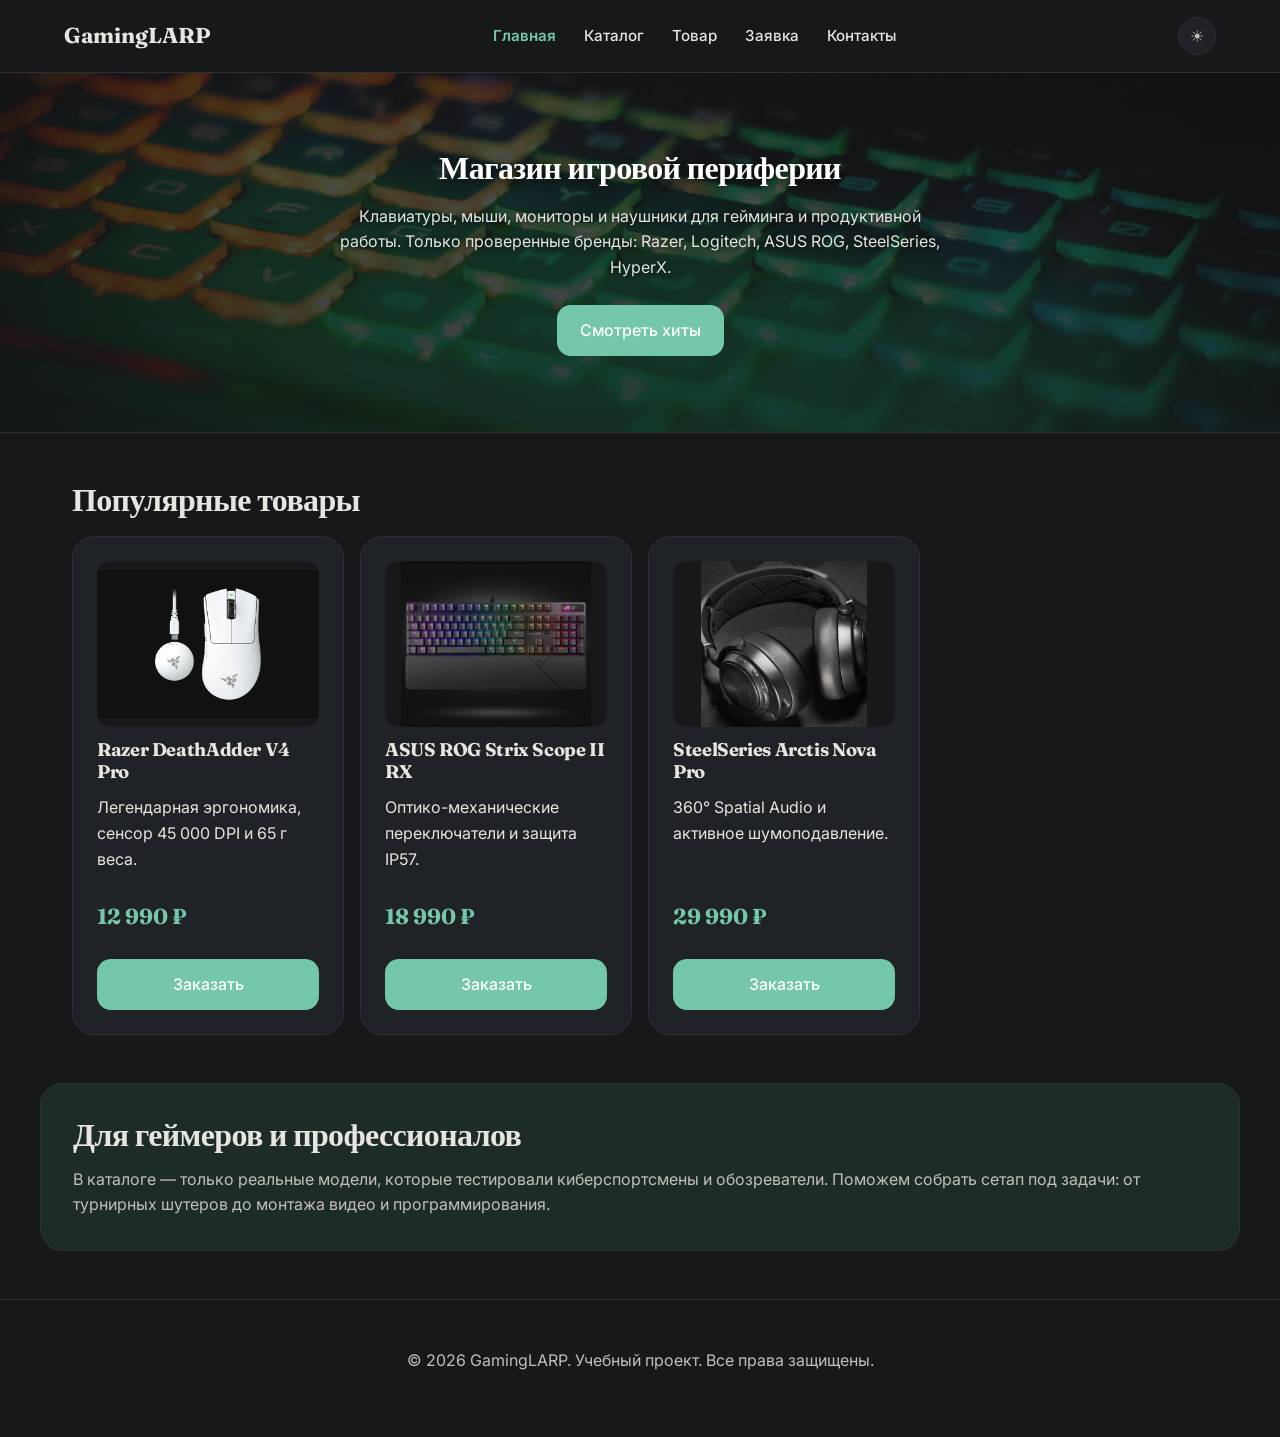
<file: index.html>
<!doctype html>
<html lang="ru">
  <head>
    <meta charset="UTF-8" />
    <meta name="viewport" content="width=device-width, initial-scale=1.0" />
    <title>Магазин игровой периферии</title>
    <link href="https://fonts.googleapis.com/css2?family=Inter:wght@400;500;600&family=Fraunces:opsz,wght@9..144,700&display=swap" rel="stylesheet" />
    <link rel="stylesheet" href="css/style.css" />
    <link rel="stylesheet" href="css/responsive.css" />
    <script src="js/main.js" defer></script>
  </head>
  <body>
    <a class="skip-link" href="#main">Перейти к основному содержимому</a>
    
    <header class="site-header">
      <div class="site-header__inner">
        <a class="site-header__logo" href="index.html">GamingLARP</a>
        <nav class="site-nav" aria-label="Основная навигация">
          <ul class="site-nav__list">
            <li><a class="site-nav__link site-nav__link--active" href="index.html" aria-current="page">Главная</a></li>
            <li><a class="site-nav__link" href="catalog.html">Каталог</a></li>
            <li><a class="site-nav__link" href="product.html">Товар</a></li>
            <li><a class="site-nav__link" href="order.html">Заявка</a></li>
            <li><a class="site-nav__link" href="contacts.html">Контакты</a></li>
          </ul>
        </nav>
        <button class="theme-toggle" type="button" data-theme-toggle aria-label="Переключить тему">
          <span class="theme-toggle__icon" aria-hidden="true">☾</span>
        </button>
      </div>
    </header>

    <main id="main">
     
      <section class="hero">
        <h1>Магазин игровой периферии</h1>
        <p>Клавиатуры, мыши, мониторы и наушники для гейминга и продуктивной работы. Только проверенные бренды: Razer, Logitech, ASUS ROG, SteelSeries, HyperX.</p>
        <a class="button" href="#popular">Смотреть хиты</a>
      </section>

    
      <section class="section" id="popular">
        <h2>Популярные товары</h2>

        <div class="products-grid">

          <article class="product-card" data-product-id="mouse-razer-da">
            <img src="images/mouse-razer.jpg" alt="Игровая мышь Razer" loading="lazy" class="product-card__image" />
            <h3 class="product-card__title">Razer DeathAdder V4 Pro</h3>
            <p class="product-card__description">
              Легендарная эргономика, сенсор 45 000 DPI и 65 г веса.
            </p>
            <p class="product-card__price">12 990 ₽</p>
            <a href="order.html" class="button">Заказать</a>
          </article>

          <article class="product-card" data-product-id="keyboard-asus-rog">
            <img src="images/keyboard-asus.jpg" alt="Клавиатура ASUS ROG" loading="lazy" class="product-card__image" />
            <h3 class="product-card__title">ASUS ROG Strix Scope II RX</h3>
            <p class="product-card__description">
              Оптико-механические переключатели и защита IP57.
            </p>
            <p class="product-card__price">18 990 ₽</p>
            <a href="order.html" class="button">Заказать</a>
          </article>

        
          <article class="product-card" data-product-id="headset-steelseries">
            <img src="images/headset-steelseries.jpg" alt="Наушники SteelSeries" loading="lazy" class="product-card__image" />
            <h3 class="product-card__title">SteelSeries Arctis Nova Pro</h3>
            <p class="product-card__description">
              360° Spatial Audio и активное шумоподавление.
            </p>
            <p class="product-card__price">29 990 ₽</p>
            <a href="order.html" class="button">Заказать</a>
          </article>
        </div>
      </section>

      
      <aside class="aside-info">
        <h2>Для геймеров и профессионалов</h2>
        <p>
          В каталоге — только реальные модели, которые тестировали
          киберспортсмены и обозреватели. Поможем собрать сетап под задачи: от
          турнирных шутеров до монтажа видео и программирования.
        </p>
      </aside>
    </main>

    <footer>
      <p>&copy; 2026 GamingLARP. Учебный проект. Все права защищены.</p>
    </footer>
  </body>
</html>
</file>
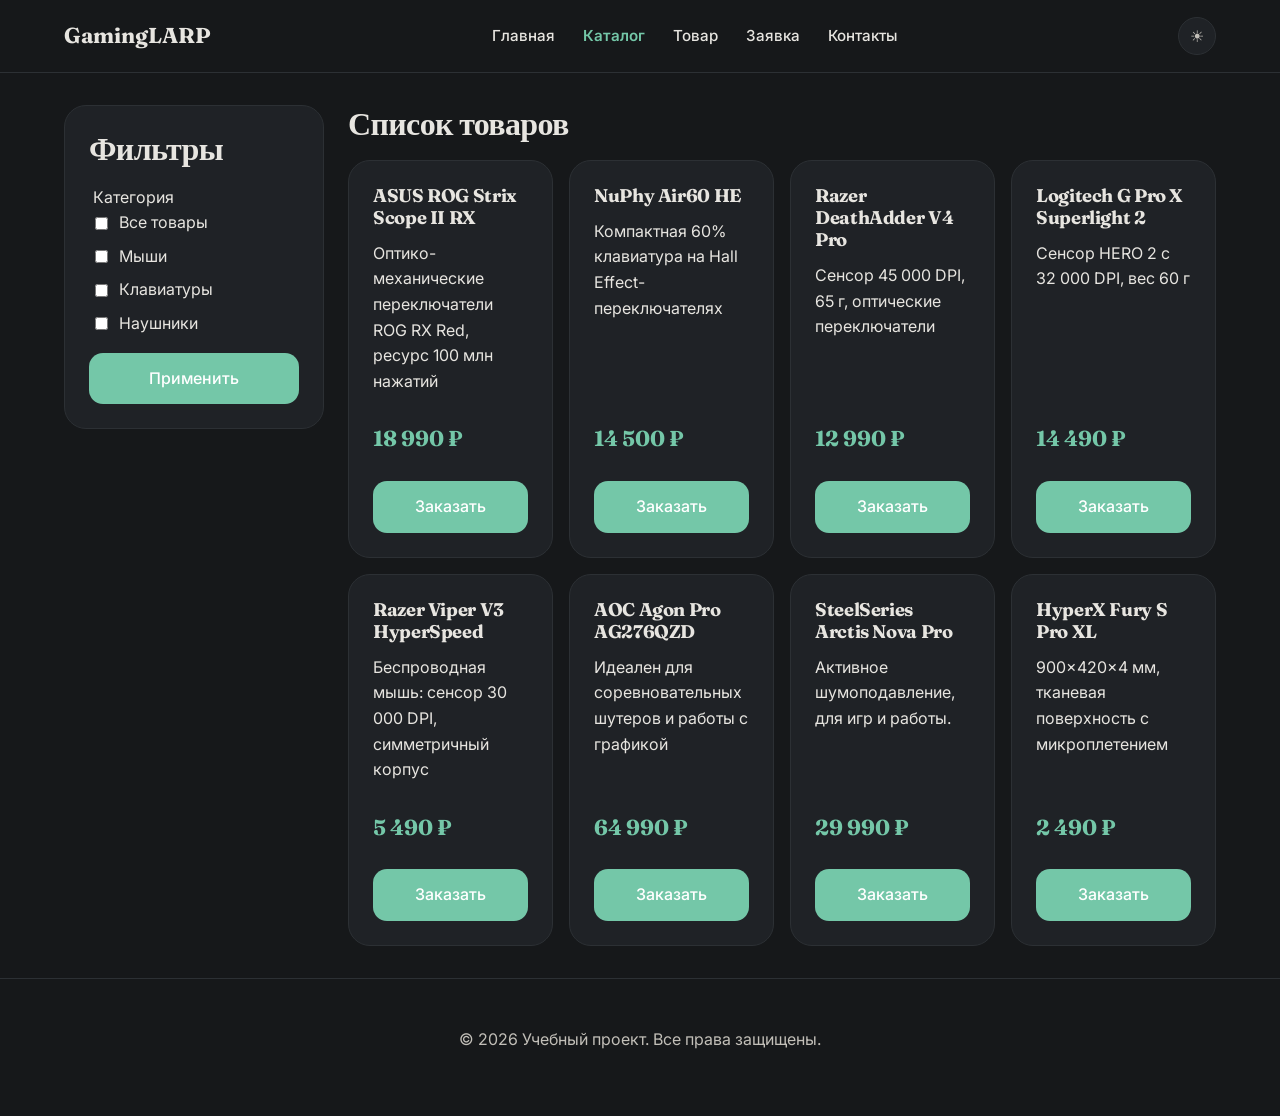
<file: catalog.html>
<!doctype html>
<html lang="ru">
  <head>
    <meta charset="UTF-8" />
    <meta name="viewport" content="width=device-width, initial-scale=1.0" />
    <title>Каталог — Магазин периферии</title>
    <script>
      (function () { 
        try { 
          var s = localStorage.getItem("shop:theme"); 
          document.documentElement.dataset.theme = s || "dark"; 
        } catch (e) {} 
      })();
    </script>
    <link href="https://fonts.googleapis.com/css2?family=Inter:wght@400;500;600&family=Fraunces:opsz,wght@9..144,700&display=swap" rel="stylesheet" />
    <link rel="stylesheet" href="css/style.css" />
    <link rel="stylesheet" href="css/responsive.css" />
    <script src="js/main.js" defer></script>
  </head>
  <body>
    <a class="skip-link" href="#main">Перейти к основному содержимому</a>
    
    <header class="site-header">
      <div class="site-header__inner">
        <a class="site-header__logo" href="index.html">GamingLARP</a>
        <nav class="site-nav" aria-label="Основная навигация">
          <ul class="site-nav__list">
            <li><a class="site-nav__link" href="index.html">Главная</a></li>
            <li><a class="site-nav__link site-nav__link--active" href="catalog.html" aria-current="page">Каталог</a></li>
            <li><a class="site-nav__link" href="product.html">Товар</a></li>
            <li><a class="site-nav__link" href="order.html">Заявка</a></li>
            <li><a class="site-nav__link" href="contacts.html">Контакты</a></li>
          </ul>
        </nav>
        <button class="theme-toggle" type="button" data-theme-toggle aria-label="Переключить тему">
          <span class="theme-toggle__icon" aria-hidden="true">☾</span>
        </button>
      </div>
    </header>

    <main id="main">
      <section class="catalog-layout">
     
        <aside class="catalog-filters">
          <h2>Фильтры</h2>
          <form class="filters-form" action="#" method="get">
            <fieldset>
              <legend>Категория</legend>
              <label><input type="checkbox" name="category" value="all" /> Все товары</label>
              <label><input type="checkbox" name="category" value="mouse" /> Мыши</label>
              <label><input type="checkbox" name="category" value="keyboard" /> Клавиатуры</label>
              <label><input type="checkbox" name="category" value="audio" /> Наушники</label>
            </fieldset>
            <button class="button" type="submit">Применить</button>
          </form>
        </aside>

      
        <section class="catalog-products">
          <h2>Список товаров</h2>
          
                   <div class="products-grid">
            
           
            <article class="product-card">
              <h3 class="product-card__title">ASUS ROG Strix Scope II RX</h3>
              <p class="product-card__description">
                Оптико-механические переключатели ROG RX Red, ресурс 100 млн нажатий
              </p>
              <p class="product-card__price">18 990 ₽</p>
              <a href="product.html" class="button">Заказать</a>
            </article>

            <article class="product-card">
              <h3 class="product-card__title">NuPhy Air60 HE</h3>
              <p class="product-card__description">
                Компактная 60% клавиатура на Hall Effect-переключателях
              </p>
              <p class="product-card__price">14 500 ₽</p>
              <a href="product.html" class="button">Заказать</a>
            </article>

         
            <article class="product-card">
              <h3 class="product-card__title">Razer DeathAdder V4 Pro</h3>
              <p class="product-card__description">
                Сенсор 45 000 DPI, 65 г, оптические переключатели
              </p>
              <p class="product-card__price">12 990 ₽</p>
              <a href="product.html" class="button">Заказать</a>
            </article>

         
            <article class="product-card">
              <h3 class="product-card__title">Logitech G Pro X Superlight 2</h3>
              <p class="product-card__description">
                Сенсор HERO 2 с 32 000 DPI, вес 60 г
              </p>
              <p class="product-card__price">14 490 ₽</p>
              <a href="product.html" class="button">Заказать</a>
            </article>

           
            <article class="product-card">
              <h3 class="product-card__title">Razer Viper V3 HyperSpeed</h3>
              <p class="product-card__description">
                Беспроводная мышь: сенсор 30 000 DPI, симметричный корпус
              </p>
              <p class="product-card__price">5 490 ₽</p>
              <a href="product.html" class="button">Заказать</a>
            </article>

            <article class="product-card">
              <h3 class="product-card__title">AOC Agon Pro AG276QZD</h3>
              <p class="product-card__description">
                Идеален для соревновательных шутеров и работы с графикой
              </p>
              <p class="product-card__price">64 990 ₽</p>
              <a href="product.html" class="button">Заказать</a>
            </article>

          
            <article class="product-card">
              <h3 class="product-card__title">SteelSeries Arctis Nova Pro</h3>
              <p class="product-card__description">
                Активное шумоподавление, для игр и работы.
              </p>
              <p class="product-card__price">29 990 ₽</p>
              <a href="product.html" class="button">Заказать</a>
            </article>

          
            <article class="product-card">
              <h3 class="product-card__title">HyperX Fury S Pro XL</h3>
              <p class="product-card__description">
                900×420×4 мм, тканевая поверхность с микроплетением
              </p>
              <p class="product-card__price">2 490 ₽</p>
              <a href="product.html" class="button">Заказать</a>
            </article>

          </div>
        </section>
      </section>
    </main>

    <footer>
      <p>&copy; 2026 Учебный проект. Все права защищены.</p>
    </footer>
  </body>
</html>
</file>
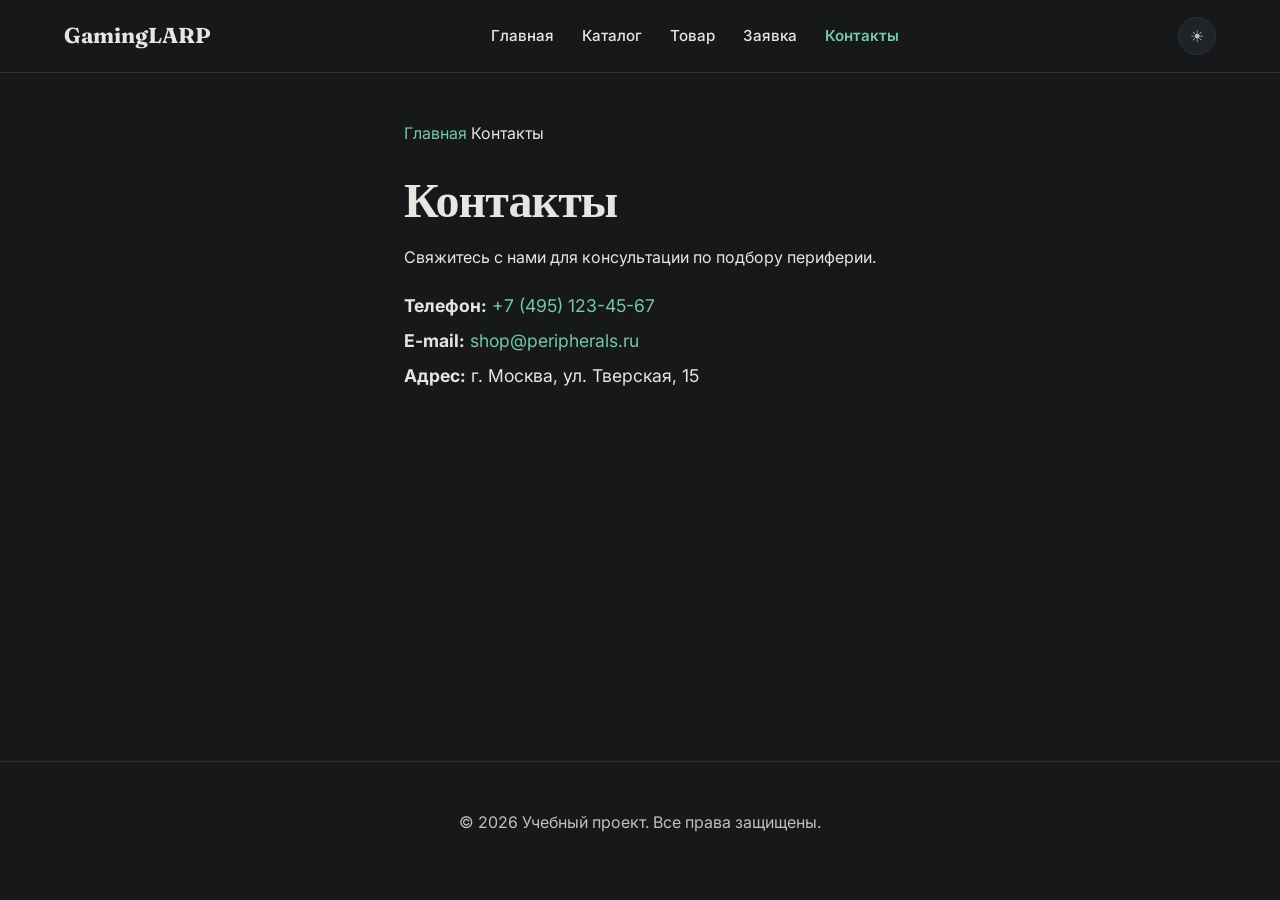
<file: contacts.html>
<!doctype html>
<html lang="ru">
  <head>
    <meta charset="UTF-8" />
    <meta name="viewport" content="width=device-width, initial-scale=1.0" />
    <title>Контакты — Магазин периферии</title>
    <link href="https://fonts.googleapis.com/css2?family=Inter:wght@400;500;600&family=Fraunces:opsz,wght@9..144,700&display=swap" rel="stylesheet" />
    <link rel="stylesheet" href="css/style.css" />
    <link rel="stylesheet" href="css/responsive.css" />
    <script src="js/main.js" defer></script>
  </head>
  <body>
    <a class="skip-link" href="#main">Перейти к основному содержимому</a>
    
    <header class="site-header">
      <div class="site-header__inner">
        <a class="site-header__logo" href="index.html">GamingLARP</a>
        <nav class="site-nav" aria-label="Основная навигация">
          <ul class="site-nav__list">
            <li><a class="site-nav__link" href="index.html">Главная</a></li>
            <li><a class="site-nav__link" href="catalog.html">Каталог</a></li>
            <li><a class="site-nav__link" href="product.html">Товар</a></li>
            <li><a class="site-nav__link" href="order.html">Заявка</a></li>
            <li><a class="site-nav__link site-nav__link--active" href="contacts.html" aria-current="page">Контакты</a></li>
          </ul>
        </nav>
        <button class="theme-toggle" type="button" data-theme-toggle aria-label="Переключить тему">
          <span class="theme-toggle__icon" aria-hidden="true">☾</span>
        </button>
      </div>
    </header>

    <main id="main" class="section">
      <nav class="breadcrumbs" aria-label="Хлебные крошки">
        <a class="breadcrumbs__link" href="index.html">Главная</a>
        <span class="breadcrumbs__current">Контакты</span>
      </nav>

      <h1 style="margin-top: 24px;">Контакты</h1>
      <p>Свяжитесь с нами для консультации по подбору периферии.</p>
      
      <ul style="list-style: none; padding: 0; line-height: 2; font-size: 1.1rem;">
        <li><strong>Телефон:</strong> <a href="tel:+74951234567">+7 (495) 123-45-67</a></li>
        <li><strong>E-mail:</strong> <a href="mailto:shop@peripherals.ru">shop@peripherals.ru</a></li>
        <li><strong>Адрес:</strong> г. Москва, ул. Тверская, 15</li>
      </ul>
    </main>

    <footer>
      <p>&copy; 2026 Учебный проект. Все права защищены.</p>
    </footer>
  </body>
</html>
</file>
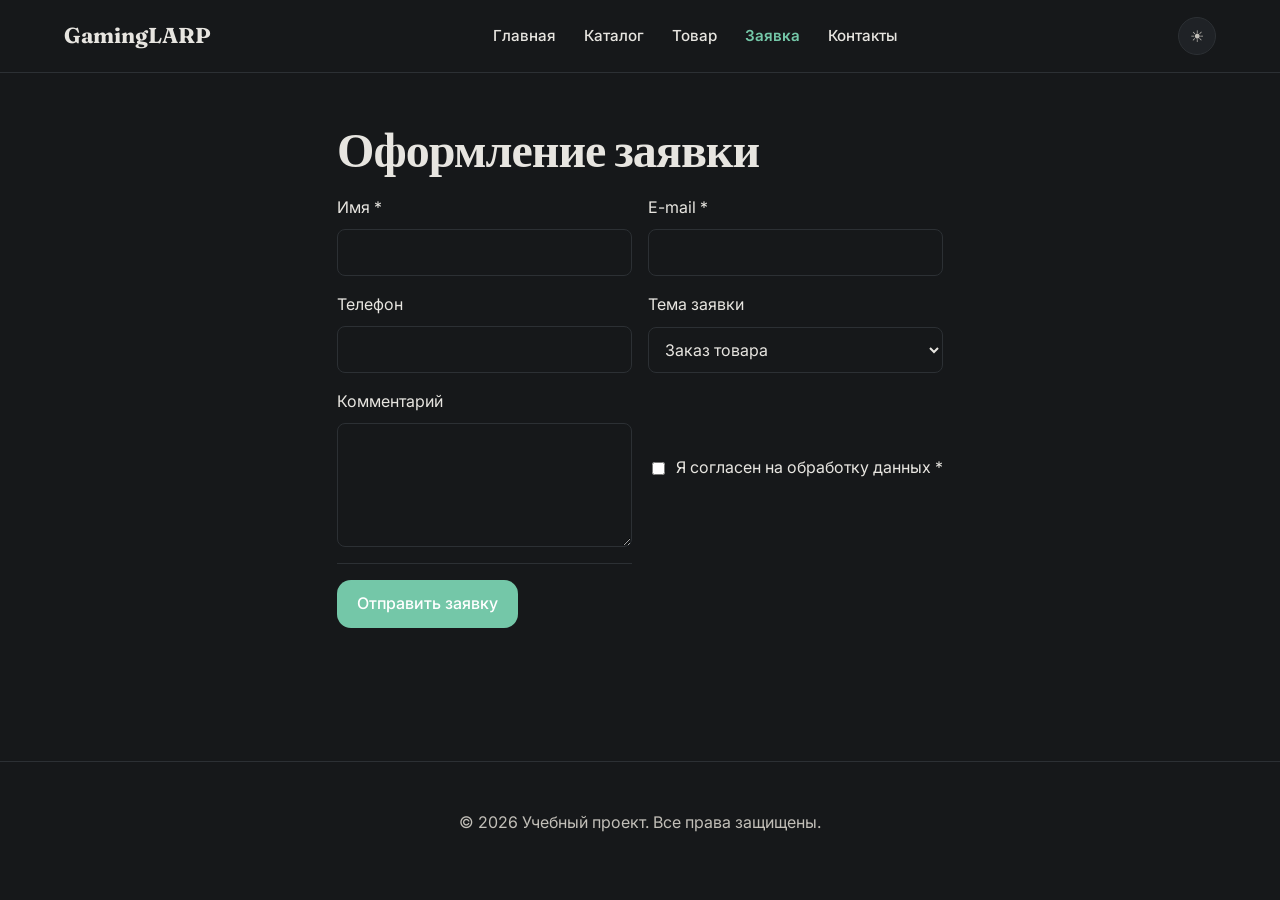
<file: order.html>
<!doctype html>
<html lang="ru">
  <head>
    <meta charset="UTF-8" />
    <meta name="viewport" content="width=device-width, initial-scale=1.0" />
    <title>Заявка — Магазин периферии</title>
    <link href="https://fonts.googleapis.com/css2?family=Inter:wght@400;500;600&family=Fraunces:opsz,wght@9..144,700&display=swap" rel="stylesheet" />
    <link rel="stylesheet" href="css/style.css" />
    <link rel="stylesheet" href="css/responsive.css" />
    <script src="js/main.js" defer></script>
  </head>
  <body>
    <a class="skip-link" href="#main">Перейти к основному содержимому</a>
    
    <header class="site-header">
      <div class="site-header__inner">
        <a class="site-header__logo" href="index.html">GamingLARP</a>
        <nav class="site-nav" aria-label="Основная навигация">
          <ul class="site-nav__list">
            <li><a class="site-nav__link" href="index.html">Главная</a></li>
            <li><a class="site-nav__link" href="catalog.html">Каталог</a></li>
            <li><a class="site-nav__link" href="product.html">Товар</a></li>
            <li><a class="site-nav__link site-nav__link--active" href="order.html" aria-current="page">Заявка</a></li>
            <li><a class="site-nav__link" href="contacts.html">Контакты</a></li>
          </ul>
        </nav>
        <button class="theme-toggle" type="button" data-theme-toggle aria-label="Переключить тему">
          <span class="theme-toggle__icon" aria-hidden="true">☾</span>
        </button>
      </div>
    </header>

    <main id="main" class="section">
      <h1>Оформление заявки</h1>
      <form class="order-form" action="#" method="post">
        <div class="form-field">
          <label for="name">Имя *</label>
          <input type="text" id="name" name="name" required />
        </div>
        <div class="form-field">
          <label for="email">E-mail *</label>
          <input type="email" id="email" name="email" required />
        </div>
        <div class="form-field">
          <label for="phone">Телефон</label>
          <input type="tel" id="phone" name="phone" />
        </div>
        <div class="form-field">
          <label for="topic">Тема заявки</label>
          <select id="topic" name="topic">
            <option value="product">Заказ товара</option>
            <option value="consultation">Консультация</option>
          </select>
        </div>
        <div class="form-field">
          <label for="comment">Комментарий</label>
          <textarea id="comment" name="comment" rows="4"></textarea>
        </div>
        <div class="form-field" style="display: flex; gap: 8px; align-items: center;">
          <input type="checkbox" id="agree" required style="width: auto;" />
          <label for="agree">Я согласен на обработку данных *</label>
        </div>
        <div class="form-actions">
          <button type="submit" class="button">Отправить заявку</button>
        </div>
      </form>
    </main>

    <footer>
      <p>&copy; 2026 Учебный проект. Все права защищены.</p>
    </footer>
  </body>
</html>
</file>
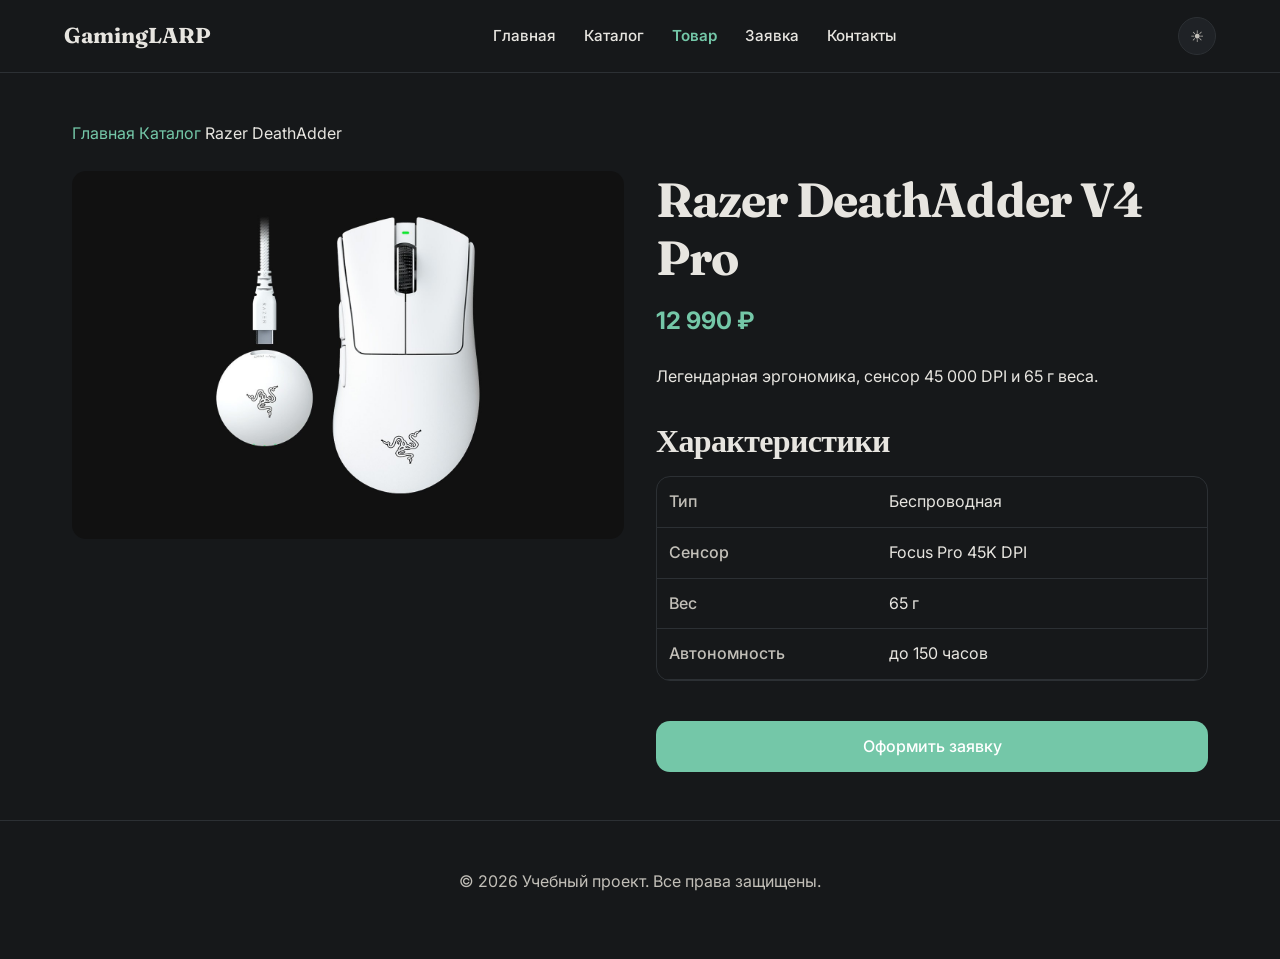
<file: product.html>
<!doctype html>
<html lang="ru">
  <head>
    <meta charset="UTF-8" />
    <meta name="viewport" content="width=device-width, initial-scale=1.0" />
    <title>Товар — Магазин периферии</title>
    <link href="https://fonts.googleapis.com/css2?family=Inter:wght@400;500;600&family=Fraunces:opsz,wght@9..144,700&display=swap" rel="stylesheet" />
    <link rel="stylesheet" href="css/style.css" />
    <link rel="stylesheet" href="css/responsive.css" />
    <script src="js/main.js" defer></script>
  </head>
  <body>
    <a class="skip-link" href="#main">Перейти к основному содержимому</a>
    
    <header class="site-header">
      <div class="site-header__inner">
        <a class="site-header__logo" href="index.html">GamingLARP</a>
        <nav class="site-nav" aria-label="Основная навигация">
          <ul class="site-nav__list">
            <li><a class="site-nav__link" href="index.html">Главная</a></li>
            <li><a class="site-nav__link" href="catalog.html">Каталог</a></li>
            <li><a class="site-nav__link site-nav__link--active" href="product.html" aria-current="page">Товар</a></li>
            <li><a class="site-nav__link" href="order.html">Заявка</a></li>
            <li><a class="site-nav__link" href="contacts.html">Контакты</a></li>
          </ul>
        </nav>
        <button class="theme-toggle" type="button" data-theme-toggle aria-label="Переключить тему">
          <span class="theme-toggle__icon" aria-hidden="true">☾</span>
        </button>
      </div>
    </header>

    <main id="main" class="section">
      <nav class="breadcrumbs" aria-label="Хлебные крошки">
        <a class="breadcrumbs__link" href="index.html">Главная</a>
        <a class="breadcrumbs__link" href="catalog.html">Каталог</a>
        <span class="breadcrumbs__current">Razer DeathAdder</span>
      </nav>

      <div style="display: grid; grid-template-columns: repeat(auto-fit, minmax(300px, 1fr)); gap: 32px; margin-top: 24px;">
        <div>
          <img src="images/mouse-razer.jpg" alt="Мышь Razer DeathAdder V4 Pro" style="border-radius: 14px; width: 100%;" />
        </div>
        <div>
          <h1>Razer DeathAdder V4 Pro</h1>
          <p style="font-size: 1.5rem; font-weight: bold; color: var(--color-primary); margin-bottom: 24px;">12 990 ₽</p>
          <p>Легендарная эргономика, сенсор 45 000 DPI и 65 г веса.</p>
          
          <h2 style="margin-top: 32px;">Характеристики</h2>
          <div class="table-wrapper">
            <table class="product-table">
              <caption class="sr-only">Характеристики товара</caption>
              <tbody>
                <tr><th>Тип</th><td>Беспроводная</td></tr>
                <tr><th>Сенсор</th><td>Focus Pro 45K DPI</td></tr>
                <tr><th>Вес</th><td>65 г</td></tr>
                <tr><th>Автономность</th><td>до 150 часов</td></tr>
              </tbody>
            </table>
          </div>

          <a href="order.html" class="button" style="margin-top: 24px; width: 100%;">Оформить заявку</a>
        </div>
      </div>
    </main>

    <footer>
      <p>&copy; 2026 Учебный проект. Все права защищены.</p>
    </footer>
  </body>
</html>
</file>
<file: css/style.css>
:root {
  --color-bg: #faf8f5;
  --color-surface: #ffffff;
  --color-text: #2b2a28;
  --color-muted: #6b6862;
  --color-border: #e5e0d8;
  
  --color-primary: #2f6f5e;
  --color-btn-text: #ffffff; 
  --color-primary-dark: #245448;
  --color-primary-soft: #e6f0ec;
  
  --radius-sm: 8px;
  --radius-md: 14px;
  --radius-lg: 22px;
  --radius-pill: 999px;
  
  --shadow-sm: 0 1px 2px rgba(43, 42, 40, 0.06);
  --shadow-md: 0 6px 20px rgba(43, 42, 40, 0.08);
  --shadow-lg: 0 14px 40px rgba(43, 42, 40, 0.12);
  
  --space-1: 4px;
  --space-2: 8px;
  --space-3: 12px;
  --space-4: 16px;
  --space-5: 24px;
  --space-6: 32px;
  --space-7: 48px;
  --space-8: 64px;
  
  --font-sans: "Inter", "Segoe UI", system-ui, sans-serif;
  --font-display: "Fraunces", "Georgia", serif;
  
  --container: 1200px;
}

/* Тёмная тема */
:root[data-theme="dark"] {
  --color-bg: #16181a;
  --color-surface: #1f2226;
  --color-text: #e7e5e0;
 --color-muted: #c2bfb8;
  --color-border: #2c3034;
  
  --color-primary: #74c7a8;
  --color-primary-dark: #9adfc4;
  --color-primary-soft: #1e2c27;
  
  --shadow-sm: 0 1px 2px rgba(0, 0, 0, 0.5);
  --shadow-md: 0 6px 20px rgba(0, 0, 0, 0.55);
  --shadow-lg: 0 14px 40px rgba(0, 0, 0, 0.65);
}

/* База */
*,
*::before,
*::after {
  box-sizing: border-box;
}

html {
  scroll-behavior: smooth;
}

body {
  margin: 0;
  font-family: var(--font-sans);
  font-size: 16px;
  line-height: 1.6;
  background: var(--color-bg);
  color: var(--color-text);
  -webkit-font-smoothing: antialiased;
  
  /* Прижимаем футер к низу */
  min-height: 100vh;
  display: flex;
  flex-direction: column;
}

main {
  flex: 1;
}

img {
  max-width: 100%;
  display: block;
}

a {
  color: var(--color-primary);
  text-decoration: none;
  transition: color 0.2s;
}

a:hover {
  color: var(--color-primary-dark);
}

h1, h2, h3, h4 {
  font-family: var(--font-display);
  font-weight: 700;
  line-height: 1.2;
  letter-spacing: -0.02em;
  margin: 0 0 var(--space-4);
  color: var(--color-text);
}

h1 {
  font-size: clamp(2rem, 4vw, 3rem);
}

h2 {
  font-size: clamp(1.5rem, 2.5vw, 2rem);
}

p {
  margin: 0 0 var(--space-4);
}

/* Доступность */
:focus-visible {
  outline: 3px solid var(--color-primary);
  outline-offset: 2px;
}

.sr-only {
  position: absolute;
  width: 1px;
  height: 1px;
  padding: 0;
  margin: -1px;
  overflow: hidden;
  clip: rect(0, 0, 0, 0);
  border: 0;
}

.skip-link {
  position: absolute;
  left: 16px;
  top: -100px;
  z-index: 1000;
  padding: 8px 12px;
  color: #ffffff;
  background-color: #111111;
  border-radius: 6px;
  text-decoration: none;
}

.skip-link:focus {
  top: 16px;
}

/* Контейнеры и кнопки */
.section {
  max-width: var(--container);
  margin: 0 auto;
  padding: var(--space-7) var(--space-5);
}

.button {
  display: inline-flex;
  align-items: center;
  justify-content: center;
  gap: var(--space-2);
  padding: 12px 22px;
  font: inherit;
  font-weight: 500;
  color: #ffffff;
  background: var(--color-primary);
  border: 1px solid transparent;
  border-radius: var(--radius-md);
  cursor: pointer;
  text-decoration: none;
  transition: background 0.2s, transform 0.15s;
}

.button:hover {
  background: var(--color-primary-dark);
  transform: translateY(-1px);
}

/* Шапка */
.site-header {
  position: sticky;
  top: 0;
  z-index: 50;
  background: var(--color-bg);
  border-bottom: 1px solid var(--color-border);
}

.site-header__inner {
  max-width: var(--container);
  margin: 0 auto;
  padding: var(--space-4) var(--space-5);
  display: flex;
  align-items: center;
  justify-content: space-between;
  gap: var(--space-5);
}

.site-header__logo {
  font-family: var(--font-display);
  font-weight: 700;
  font-size: 1.35rem;
  color: var(--color-text);
}

.site-nav__list {
  list-style: none;
  margin: 0;
  padding: 0;
  display: flex;
  align-items: center;
  gap: var(--space-1);
}

.site-nav__link {
  display: inline-block;
  padding: 8px 14px;
  border-radius: var(--radius-sm);
  color: var(--color-text);
  font-weight: 500;
}

.site-nav__link:hover {
  background: var(--color-primary-soft);
}

.site-nav__link--active {
  color: var(--color-primary);
  font-weight: 600;
}

/* Кнопка темы */
.theme-toggle {
  display: inline-grid;
  place-items: center;
  width: 38px;
  height: 38px;
  padding: 0;
  font-size: 1rem;
  color: var(--color-muted);
  background: var(--color-surface);
  border: 1px solid var(--color-border);
  border-radius: var(--radius-pill);
  cursor: pointer;
}

.theme-toggle:hover {
  color: var(--color-primary);
  border-color: var(--color-primary);
}

/* Hero */
.hero {
  position: relative;
  min-height: 60vh;
  display: flex;
  flex-direction: column;
  align-items: center;
  justify-content: center;
  text-align: center;
  padding: var(--space-8) var(--space-5);
  border-bottom: 1px solid var(--color-border);
  background-image: linear-gradient(rgba(22, 24, 26, 0.75), rgba(22, 24, 26, 0.85)), url("../images/hero-bg.jpg");
  background-size: cover;
  background-position: center;
  background-attachment: fixed;
}

.hero h1 {
  margin-bottom: var(--space-4);
  color: #ffffff;
  text-shadow: 0 2px 10px rgba(0, 0, 0, 0.6);
}

.hero p {
  max-width: 620px;
  margin: 0 auto var(--space-5);
  color: #e7e5e0;
  font-size: 1.05rem;
  text-shadow: 0 1px 5px rgba(0, 0, 0, 0.6);
}

/* Сетка товаров и карточки */
.products-grid {
  display: grid;
  grid-template-columns: repeat(auto-fill, minmax(240px, 1fr));
  gap: var(--space-5);
}

.product-card {
  display: flex;
  flex-direction: column;
  gap: var(--space-3);
  padding: var(--space-5);
  background: var(--color-surface);
  border: 1px solid var(--color-border);
  border-radius: var(--radius-lg);
  transition: transform 0.2s;
}

.product-card:hover {
  transform: translateY(-4px);
}

.product-card__image {
  border-radius: var(--radius-md);
  aspect-ratio: 4 / 3;
  object-fit: contain;
  background: var(--color-bg);
}

.product-card__title {
  margin: 0;
  font-size: 1.15rem;
}

.product-card__price {
  margin: auto 0 var(--space-3);
  font-family: var(--font-display);
  font-size: 1.35rem;
  font-weight: 700;
  color: var(--color-primary);
}

/* Каталог */
.catalog-layout {
  max-width: var(--container);
  margin: 0 auto;
  padding: var(--space-6) var(--space-5);
  display: grid;
  grid-template-columns: 260px 1fr;
  gap: var(--space-6);
  align-items: start;
}

.catalog-filters {
  padding: var(--space-5);
  background: var(--color-surface);
  border: 1px solid var(--color-border);
  border-radius: var(--radius-lg);
}

.filters-form {
  display: grid;
  gap: var(--space-4);
}

.filters-form fieldset {
  border: none;
  padding: 0;
  display: grid;
  gap: var(--space-2);
}

.filters-form label {
  display: flex;
  align-items: center;
  gap: var(--space-2);
  cursor: pointer;
}

/* Таблицы */
.table-wrapper {
  overflow-x: auto;
  width: 100%;
  margin-bottom: var(--space-4);
  border: 1px solid var(--color-border);
  border-radius: var(--radius-md);
}

.product-table {
  width: 100%;
  border-collapse: collapse;
  min-width: 400px;
}

.product-table th,
.product-table td {
  padding: 12px;
  border-bottom: 1px solid var(--color-border);
  text-align: left;
}

.product-table th {
  width: 40%;
  color: var(--color-muted);
  font-weight: 500;
}

/* Формы */
.order-form {
  display: grid;
  gap: var(--space-4);
}

.form-field {
  display: grid;
  gap: var(--space-2);
}

.form-field input,
.form-field select,
.form-field textarea {
  width: 100%;
  padding: 10px 12px;
  font: inherit;
  border: 1px solid var(--color-border);
  border-radius: var(--radius-sm);
  background: var(--color-bg);
  color: var(--color-text);
}

.form-actions {
  display: flex;
  gap: var(--space-3);
  border-top: 1px solid var(--color-border);
  padding-top: var(--space-4);
}

.form-actions button {
  padding: 11px 20px;
  border-radius: var(--radius-md);
  border: none;
  background: var(--color-primary);
  color: #ffffff;
  cursor: pointer;
}

/* Инфо-блок и подвал */
.aside-info {
  max-width: var(--container);
  margin: 0 auto var(--space-7);
  padding: var(--space-6);
  background: var(--color-primary-soft);
  border-radius: var(--radius-lg);
  border: 1px solid var(--color-border);
}

.aside-info h2 {
  margin-bottom: var(--space-3);
}

.aside-info p {
  margin: 0;
  color: var(--color-muted);
}

footer {
  padding: var(--space-7) var(--space-5);
  text-align: center;
  color: var(--color-muted);
  border-top: 1px solid var(--color-border);
}
</file>
<file: css/responsive.css>
body {
  overflow-x: hidden; 
}

.section {
  padding-inline: 16px;
  padding-block: 24px;
}


.site-header__inner {
  flex-direction: column;
  align-items: center;
  gap: 16px;
  padding-block: 16px;
}

.site-nav__list {
  flex-direction: row;
  flex-wrap: wrap;
  justify-content: center;
  gap: 8px;
}

.site-nav__link {
  display: block;
  padding: 8px 12px;
  font-size: 0.95rem;
}


.products-grid {
  grid-template-columns: 1fr;
  gap: 16px;
}

.catalog-layout {
  display: flex;
  flex-direction: column;
  gap: 24px;
}

.catalog-filters {
  position: static;
  width: 100%;
}


.order-form {
  grid-template-columns: 1fr;
}

.form-actions {
  flex-direction: column-reverse;
}

.form-actions button {
  width: 100%;
}


.hero {
  background-attachment: scroll;
  min-height: 40vh;
}

.hero h1 {
  font-size: 2rem;
}

.hero p {
  font-size: 1rem;
}


@media (min-width: 640px) {
  .section {
    padding-inline: 24px;
  }

  .products-grid {
    grid-template-columns: repeat(2, minmax(0, 1fr));
  }

  .form-actions {
    flex-direction: row;
  }

  .form-actions button {
    width: auto;
  }
}


@media (min-width: 768px) {
  .site-header__inner {
    flex-direction: row;
    justify-content: space-between;
  }

  .site-nav__list {
    flex-wrap: nowrap;
    gap: 4px;
  }

  .order-form {
    grid-template-columns: repeat(2, minmax(0, 1fr));
  }

  .form-field--wide {
    grid-column: 1 / -1;
  }
}


@media (min-width: 1024px) {
  .section {
    padding-inline: 32px;
    padding-block: 48px;
  }

  .products-grid {
    grid-template-columns: repeat(3, minmax(0, 1fr));
  }

  .catalog-layout {
    display: grid;
    grid-template-columns: 260px minmax(0, 1fr);
    align-items: start;
  }

  .catalog-filters {
    position: sticky;
    top: 90px;
  }
}


@media (min-width: 1280px) {
  .products-grid {
    grid-template-columns: repeat(4, minmax(0, 1fr));
  }
}
</file>
